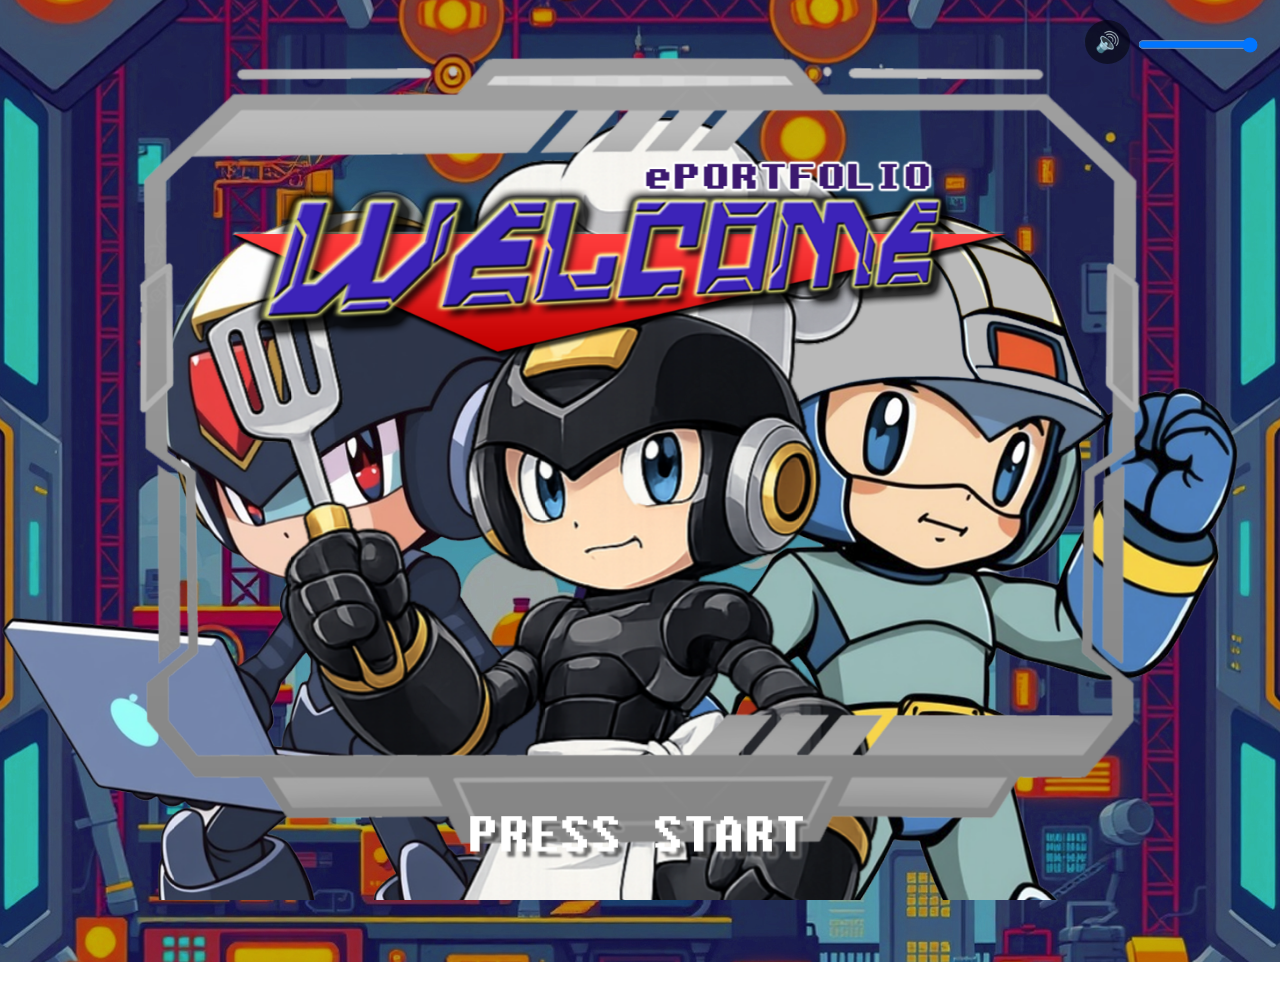
<file: index.html>
<!DOCTYPE html>
<html lang="en">
<head>
    <meta charset="UTF-8">
    <meta name="viewport" content="width=device-width, initial-scale=1">
    <title>Home: Jake Yatco</title>
    <style>
        body, html {
          margin: 0;
          padding: 0;
          height: 100%;
          overflow: hidden;
        }

        .background {
          position: fixed;
          top: 50%;
          left: 50%;
          transform: translate(-50%, -50%);
          min-width: 100%;
          min-height: 100%;
          z-index: -1;
        }

        .foreground {
          position: relative;
          width: 100%;
          height: 100%;
        }

        .layered-image {
          position: absolute;
          top: 50%;
          left: 50%;
          transform: translate(-50%, -50%);
          height: 90%;
          opacity: 0;
          animation: fadeInSlide 1.5s ease forwards;
        }

        .layered-imageC {
          position: absolute;
          top: 60%;
          left: 50%;
          transform: translate(-50%, -50%);
          height: 100%;
          opacity: 0;
          animation: fadeInSlide 1.5s ease forwards;
        }

        .layered-imageL {
          position: absolute;
          top: 50%;
          left: 60%;
          transform: translate(-50%, -50%);
          height: 100%;
          opacity: 0;
          animation: fadeInSlide 1.5s ease forwards;
        }

        .layered-imageR {
          position: absolute;
          top: 50%;
          left: 40%;
          transform: translate(-50%, -50%);
          height: 100%;
          opacity: 0;
          animation: fadeInSlide 1.5s ease forwards;
        }

        .start-button {
          position: absolute;
          bottom: 1%;
          left: 50%;
          transform: translate(-50%, -50%);
          height: 6%;
          opacity: 0;
          animation: fadeInSlide 2.0s ease forwards;
        }

        .layered-image:nth-child(1) { animation-delay: 0.15s; }
        .layered-image:nth-child(2) { animation-delay: 0.10s; }
        .layered-image:nth-child(3) { animation-delay: 0.25s; }
        .layered-image:nth-child(4) { animation-delay: 0.35s; }
        .start-button { animation-delay: 0.35s; }

        @keyframes fadeInSlide {
          0% {
            opacity: 0;
            transform: translate(-50%, -40%); /* small offset */
          }
          100% {
            opacity: 1;
            transform: translate(-50%, -50%);
          }
        }

        /* Hover effect for StartButton */
        .start-button:hover {
            transform: translate(-50%, -50%) scale(1.1) !important;
            opacity: 1 !important;
            cursor: pointer;
        }

        /* Music Button and Volume */
        .music-toggle-btn {
          position: absolute;
          top: 20px;
          right: 150px;
          background-color: rgba(0, 0, 0, 0.5);
          color: white;
          border: none;
          padding: 10px;
          border-radius: 50%;
          cursor: pointer;
          font-size: 20px;
          z-index: 200;
        }

        .music-toggle-btn:hover {
          background-color: rgba(0, 0, 0, 0.8);
        }

        .volume-slider {
          position: absolute;
          top: 20px;
          right: 20px;
          width: 120px;
          height: 5%;
          transform-origin: 50% 50%;
          z-index: 200;
        }

        .volume-slider::-webkit-slider-runnable-track,
        .volume-slider::-moz-range-track,
        .volume-slider::-ms-track {
          background: black;
          border-radius: 10px;
          height: 15px;
        }

        .volume-slider::-webkit-slider-thumb,
        .volume-slider::-moz-range-thumb,
        .volume-slider::-ms-thumb {
          appearance: none;
          background: black;
          border: 2px solid #000;
          border-radius: 50%;
          width: 20px;
          height: 20px;
          cursor: pointer;
        }

        /* Responsive adjustments */
        @media (max-width: 768px) {
            .layered-image {
              height: 70%;
            }

            .layered-imageL {
              height: 70%;
              top: 45%;
            }

            .layered-imageC {
              height: 70%;
              top: 50%;
            }

            .layered-imageR {
              height: 70%;
              top: 45%;
            }

            .start-button {
              bottom: 15%;
              height: 5%;
            }


        }

        /* Extra small devices (phones) */
        @media (max-width: 500px) {
            .layered-image {
              height: 50%;
            }

            .layered-imageL {
              height: 50%;
              top: 45%
            }

            .layered-imageC {
              height: 50%;
              top: 50%;
            }

            .layered-imageR {
              height: 50%;
              top: 45%;
            }

            .start-button {
              bottom: 24%;
              height: 4%;
            }


        }

    </style>
</head>
<body>

<!-- Background Music -->
<audio id="background-music" preload="auto" loop>
    <source src="./assets/BGMusic.mp3" type="audio/mp3">
    Your browser does not support the audio element.
</audio>

<!-- Music Toggle Button -->
<button class="music-toggle-btn" id="music-toggle-btn">
    <span id="music-icon">🔊</span>
</button>

<!-- Volume Control -->
<input type="range" class="volume-slider" id="volume-control" min="0" max="1" step="0.01" value="1">

<!-- Background Image -->
<img src="./assets/index/BG.jpg" alt="Background" class="background">

<!-- Foreground Container for Layering -->
<div class="foreground">
    <img src="./assets/index/CivilEng.png" alt="Layer 1" class="layered-imageL" style="z-index: 1;">
    <img src="./assets/index/CompSci.png" alt="Layer 2" class="layered-imageR" style="z-index: 2;">
    <img src="./assets/index/SousChef.png" alt="Layer 2" class="layered-imageC" style="z-index: 3;">
    <img src="./assets/index/Welcome.png" alt="Layer 3" class="layered-image" style="z-index: 4;">
    <img src="./assets/index/Border.png" alt="Layer 4" class="layered-image" style="z-index: 5;">
    <a href="PlayerSelect.html" target="_blank"><img src="./assets/index/StartButton.png" alt="Layer 5" class="start-button" style="z-index: 6;"></a>
</div>

<!-- JavaScript for Music Control -->
<script>
    window.addEventListener('load', () => {
        const musicPlayer = document.getElementById('background-music');
        const musicToggleBtn = document.getElementById('music-toggle-btn');
        const volumeControl = document.getElementById('volume-control');
        const musicIcon = document.getElementById('music-icon');

        // Play the music as soon as the page is loaded
        musicPlayer.play().then(() => {
            // Music is successfully playing
        }).catch((error) => {
            // If auto-play fails, log the error
            console.log("Autoplay failed:", error);
        });

        // Music Toggle Button click functionality
        musicToggleBtn.addEventListener('click', () => {
            if (musicPlayer.paused) {
                musicPlayer.play();
                musicIcon.textContent = "🔊";
            } else {
                musicPlayer.pause();
                musicIcon.textContent = "🔇";
            }
        });

        // Volume Control functionality
        volumeControl.addEventListener('input', (e) => {
            musicPlayer.volume = e.target.value;
        });
    });
</script>


</body>
</html>
</file>
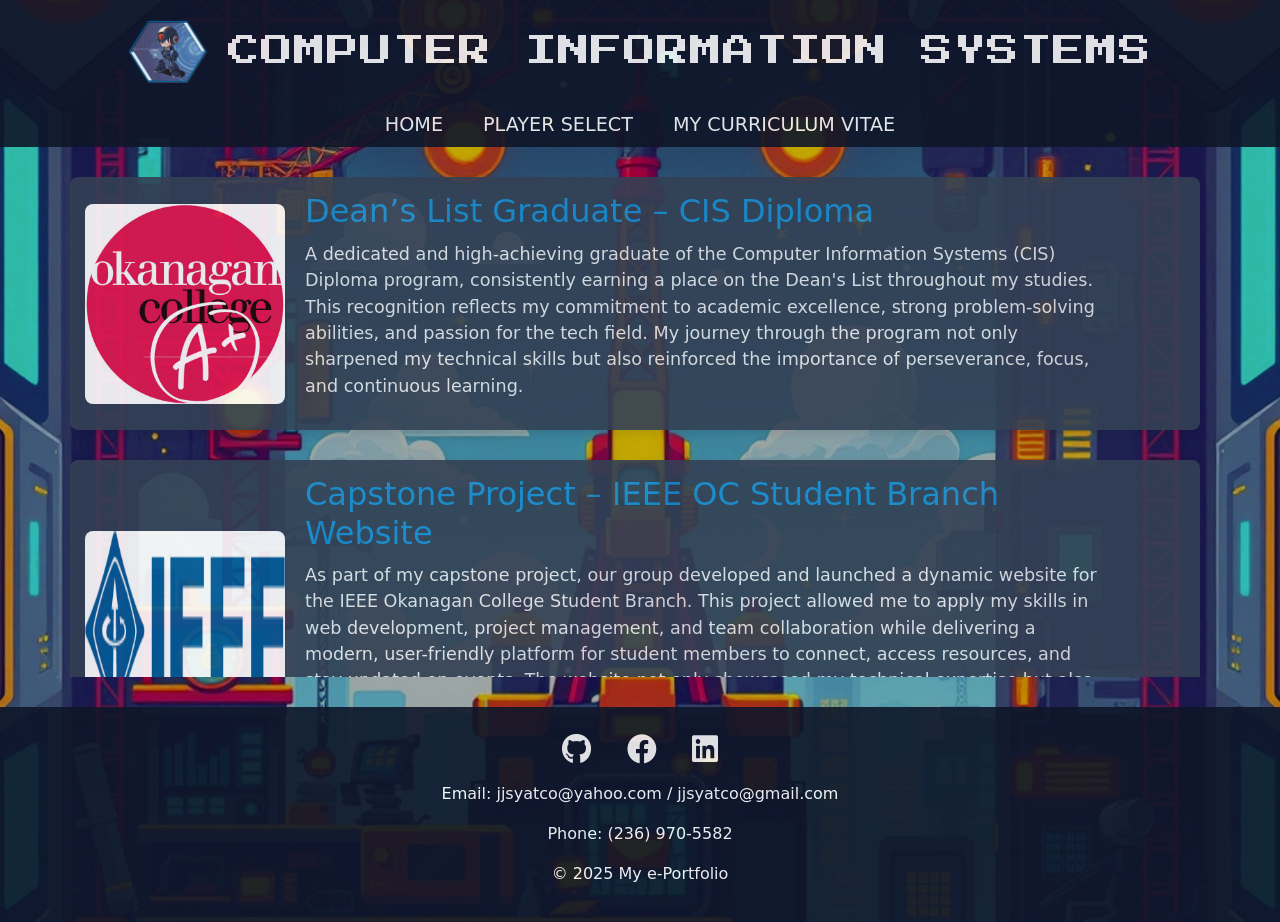
<file: CompSci.html>
<!DOCTYPE html>
<html lang="en">
<head>
  <meta charset="UTF-8">
  <meta name="viewport" content="width=device-width, initial-scale=1.0">
  <title>CIS: Jake Yatco</title>

  <link href="https://fonts.googleapis.com/css2?family=Press+Start+2P&display=swap" rel="stylesheet">

  <style>
    /* Basic Reset */
    * {
        margin: 0;
        padding: 0;
        box-sizing: border-box;
    }

    body {
        font-family: Arial, sans-serif;
        background-color: #1e3a8a; /* MegaMan Blue */
        color: #fff;
        line-height: 1.6;
    }

    .background {
      position: fixed;
      top: 50%;
      left: 50%;
      transform: translate(-50%, -50%);
      min-width: 100%;
      min-height: 100%;
      z-index: -1;
    }

    /* Header */
    header {
        background-color: #0f172a; /* Dark Blue */
        padding: 20px 0;
        display: flex;
        justify-content: center;
        align-items: center;
        flex-direction: row;
        gap: 20px;
        opacity: 0.9;
    }

    header h1 {
        font-size: 2rem;
        font-family: 'Press Start 2P', cursive;
        text-transform: uppercase;
        letter-spacing: 1px;
        color: #f4f4f4;
        margin: 0;
    }

    /* Header Image */
    header img {
        width: 80px; /* Adjust the size of the image */
        height: auto;
    }

    /* Navbar */

    .navbar-toggler-icon {
        background-color: #f4f4f4;        /* Background of the toggle button */
        border: 1px solid #ccc;         /* Optional: adds a subtle border */
        border-radius: 4px;             /* Optional: slight rounding */
        padding: 8px;                   /* Optional: consistent spacing */
    }

    nav {
        background-color: #0f172a; /* Dark Blue */
        width: 100%;
        text-align: center;
        opacity: 0.9;
    }

    nav ul {
        list-style: none;
        padding: 0;
        display: flex;
        justify-content: center;
    }

    nav ul li {
        margin: 0 20px;
    }

    nav ul li a {
        color: #f4f4f4;
        text-decoration: none;
        font-size: 1.2rem;
        text-transform: uppercase;
    }

    nav ul li a:hover {
        text-decoration: underline;
    }

    /* Body Section */
    .content {
        padding: 30px;
        max-width: 1200px;
        margin: 0 auto;
    }

    .achievement {
        display: flex;
        margin-bottom: 30px;
        padding: 15px;
        background-color: #334155; /* Slightly lighter blue for contrast */
        border-radius: 8px;
        box-shadow: 0 4px 10px rgba(0, 0, 0, 0.1);
        opacity: 0.9;
        align-items: center;
    }

    .achievement img {
        width: 200px;
        height: 200px;
        margin-right: 20px;
        border-radius: 8px;
    }

    .achievement div {
        max-width: 800px;
    }

    .achievement h3 {
        font-size: 2rem;
        margin-bottom: 10px;
        color: #198ccf;
    }

    .achievement p {
        font-size: 1.1rem;
        color: #e1e4e8;
    }

    /* Footer */
    footer {
        background-color: #0f172a;
        color: #fff;
        padding: 20px;
        text-align: center;
        opacity: 0.9;
    }

    footer a {
        color: #f4f4f4;
        text-decoration: none;
        margin: 0 10px;
    }

    footer a:hover {
        text-decoration: underline;
    }

    footer .contact-info {
        margin-top: 10px;
    }

    footer .social-icons a {
        color: #f4f4f4;
        font-size: 30px;
        margin: 0 15px;
        text-decoration: none;
        transition: color 0.3s ease;
    }

    footer .social-icons a:hover {
        color: #00629b;
    }

    /* Scroll Styling */
    .achievement-container {
        overflow-y: scroll;
        max-height: 500px;
        padding-right: 10px;
    }

    /* Responsive adjustments */
    @media (max-width: 768px) {
      .achievement-container {
        max-height: none;
        overflow-y: visible;
      }

      .achievement {
        flex-direction: column;
        align-items: center;
        text-align: center;
      }

      .achievement img {
        margin: 0 0 15px 0;
        width: 80%;
        height: auto;
      }

      .achievement div {
        max-width: 100%;
      }

      .achievement h3 {
        font-size: 1.5rem;
      }

      .achievement p {
        font-size: 1rem;
      }
    }

    /* Extra small devices (phones) */
    @media (max-width: 480px) {
      header h1 {
        font-size: 1rem;
        text-align: center;
      }

      nav ul {
        flex-direction: column;
        gap: 10px;
      }

      nav ul li {
        margin: 10px 0;
      }

      .achievement h3 {
        font-size: 1.3rem;
      }

      .achievement p {
        font-size: 0.95rem;
      }

      .technical-stack-grid h4 {
        font-size: 1rem;
      }

      .technical-stack-grid p {
        font-size: 0.9rem;
      }
    }

  </style>

  <!-- External FontAwesome for icons -->
  <link href="https://cdnjs.cloudflare.com/ajax/libs/font-awesome/6.0.0-beta3/css/all.min.css" rel="stylesheet">

  <!-- Bootstrap -->
  <link href="https://cdn.jsdelivr.net/npm/bootstrap@5.3.3/dist/css/bootstrap.min.css" rel="stylesheet"
        integrity="sha384-QWTKZyjpPEjISv5WaRU9OFeRpok6YctnYmDr5pNlyT2bRjXh0JMhjY6hW+ALEwIH" crossorigin="anonymous">

</head>
<body>

<!-- Background Image -->
<img src="./assets/index/BG.jpg" alt="Background" class="background">

<!-- Header Section -->
<header>
  <!-- Image beside title -->
  <img src="./assets/playerSelect/CompSci.png" alt="Logo"> <!-- Replace with your image path -->
  <h1>COMPUTER INFORMATION SYSTEMS</h1>
</header>

<!-- Navbar -->
<nav class="navbar navbar-expand-md">
  <div class="container-fluid">

    <!-- Collapse Button -->
    <button class="navbar-toggler" type="button" data-bs-toggle="collapse" data-bs-target="#navbarSupportedContent"
            aria-controls="navbarSupportedContent" aria-expanded="false" aria-label="Toggle navigation">
      <span class="navbar-toggler-icon"></span>
    </button>

    <!-- Navbar Items -->
    <div class="collapse navbar-collapse text-end" id="navbarSupportedContent">
      <ul class="navbar-nav mx-auto">

        <li><a href="index.html">Home</a></li>
        <li><a href="PlayerSelect.html">Player Select</a></li>
        <li><a href="./assets/Yatco_Resume_CompSci_May2026.pdf" target="_blank">My Curriculum Vitae</a></li>

      </ul>
    </div>
  </div>
</nav>

<!-- Main Content Section -->
<div class="content" id="home">
  <div class="achievement-container">
    <!-- Achievement 1 -->
    <div class="achievement">
      <img src="./assets/CompSci/OC.jpg" alt="Achievement 1">
      <div>
        <h3>Dean’s List Graduate – CIS Diploma</h3>
        <p>A dedicated and high-achieving graduate of the Computer Information Systems (CIS) Diploma program, consistently earning a place on the Dean's List throughout my studies. This recognition reflects my commitment to academic excellence, strong problem-solving abilities, and passion for the tech field. My journey through the program not only sharpened my technical skills but also reinforced the importance of perseverance, focus, and continuous learning.</p>
      </div>
    </div>

    <!-- Achievement 2 -->
    <div class="achievement">
      <img src="./assets/CompSci/IEEE.jpg" alt="Achievement 2">
      <div>
        <h3>Capstone Project – IEEE OC Student Branch Website</h3>
        <p>As part of my capstone project, our group developed and launched a dynamic website for the IEEE Okanagan College Student Branch. This project allowed me to apply my skills in web development, project management, and team collaboration while delivering a modern, user-friendly platform for student members to connect, access resources, and stay updated on events. The website not only showcased my technical expertise but also demonstrated my ability to address the unique needs of a student organization in a real-world setting.</p>
        <a href="https://studentbranches.ieee.org/ca-oc/" style="color: #f4f4f4f4;" target="_blank">https://studentbranches.ieee.org/ca-oc/</a>
      </div>
    </div>

    <!-- Achievement 3 -->
    <div class="achievement">
      <a href="./assets/iOSGame.pdf" target="_blank"><img src="./assets/CompSci/iOS.png" alt="Achievement 3"></a>
      <div>
        <h3>Final Project – iOS App Development</h3>
        <p>For my final project in iOS App Development, I designed and developed a fully functional iOS app using Xcode. This project provided an opportunity to apply my knowledge of Swift programming, UI/UX design, and app architecture to create a seamless, intuitive, and engaging user experience. The app features several key functionalities taught in class, such as data persistence (for saving and retrieving user data) and network connectivity (for syncing data with remote servers), showcasing my ability to take an app from concept to deployment. This experience not only sharpened my technical skills but also deepened my understanding of mobile development within Apple's ecosystem.</p>
        <a href="./assets/iOSGame.pdf" style="color: #f4f4f4f4;" target="_blank">FlyingMeowMeow.pdf</a>
      </div>
    </div>

    <!-- Achievement 4 -->
    <div class="achievement">
      <a href="./Course%20Project/homepage.html" target="_blank"><img src="./assets/CompSci/ePortfolio.jpg" alt="Achievement 4"></a>
      <div>
        <h3>Final Project – Client-Side Web System (ePortfolio)</h3>
        <p>For my final project in Client-Side Web System, I designed and developed a fully responsive Cyberpunk Themed ePortfolio to showcase my academic achievements, technical skills, and projects. Using HTML, CSS, and JavaScript, I created an interactive and visually appealing platform where I highlight key milestones in my education and career. The ePortfolio also features a clean, user-friendly design that adapts to various screen sizes, ensuring an optimal viewing experience across devices. This project allowed me to apply principles of web design, usability, and responsive development, demonstrating my ability to create a polished web application from start to finish.</p>
        <a href="./Course%20Project/homepage.html" style="color: #f4f4f4f4;" target="_blank">Cyberpunk Themed ePortfolio</a>
      </div>
    </div>

    <!-- Achievement 5 -->
    <div class="achievement">
      <a href="./assets/budgetTracker.mp4" target="_blank"><img src="./assets/CompSci/BudgetTracker.jpg" alt="Achievement 5"></a>
      <div>
        <h3>Final Project – Web Development with LAMP (Budget Tracker)</h3>
        <p>For my final project in Web Development with LAMP (Linux, Apache, MySQL, PHP), I developed a fully functional Budget Tracker application. The app allows users to track their income, expenses, and set budget goals in an intuitive and secure platform. Using PHP for the server-side logic, MySQL for database management, and HTML/CSS for front-end design, I created a user-friendly interface that allows for easy navigation and real-time updates. This project helped me refine my skills in full-stack development and database management, while also enhancing my understanding of the LAMP stack in building dynamic web applications.</p>
        <a href="./assets/budgetTracker.mp4" style="color: #f4f4f4f4;" target="_blank">BudgetTracker.mp4</a>
      </div>
    </div>

    <!-- Achievement 6 -->
    <div class="achievement">
      <a href="./assets/PopPiGame.mp4" target="_blank"><img src="./assets/CompSci/PopPiGame.jpg" alt="Achievement 6"></a>
      <div>
        <h3>Java Mini Game – Pop-PI Game</h3>
        <p>As part of my programming practice in Java, I developed a mini game called Pop-PI Game. This interactive game challenges players to test their memory of the digits of Pi by collecting them in the correct sequence during gameplay. Designed with basic game mechanics and a focus on user interaction, Pop-PI combines education with entertainment, reinforcing numerical recall in a fun way. The project helped me strengthen my Java programming skills, particularly in areas like event handling, GUI development, and game logic.</p>
        <a href="./assets/PopPiGame.mp4" style="color: #f4f4f4f4;" target="_blank">PopPiGame.mp4</a>
      </div>
    </div>

    <!-- Technical Stack Section -->
    <div style="margin-top: 50px;">
      <h3 style="font-size: 2.5rem; color: #198ccf; text-align: center; margin-bottom: 0px; padding: 20px; background-color: #334155; opacity: 0.9; border-radius: 10px;">Technical Stack</h3>
      <div style="display: grid; grid-template-columns: repeat(auto-fit, minmax(220px, 1fr)); gap: 20px; padding: 20px; background-color: #334155; opacity: 0.9;  border-radius: 10px;">

        <!-- Java -->
        <div style="text-align: center;">
          <img src="./assets/TechStack/java.png" alt="Java" style="width: 100px; height: auto; margin-bottom: 10px;">
          <h4>Java</h4>
          <p>Strong OOP foundation; used in building desktop applications and games.</p>
        </div>

        <!-- C -->
        <div style="text-align: center;">
          <img src="./assets/TechStack/c.png" alt="C" style="width: 100px; height: auto; margin-bottom: 10px;">
          <h4>C</h4>
          <p>Learned low-level memory management and procedural programming techniques.</p>
        </div>

        <!-- JavaScript -->
        <div style="text-align: center;">
          <img src="./assets/TechStack/javascript.png" alt="JavaScript" style="width: 100px; height: auto; margin-bottom: 10px;">
          <h4>JavaScript</h4>
          <p>Used for client-side interactivity and DOM manipulation in web apps.</p>
        </div>

        <!-- HTML -->
        <div style="text-align: center;">
          <img src="./assets/TechStack/html.png" alt="HTML" style="width: 100px; height: auto; margin-bottom: 10px;">
          <h4>HTML</h4>
          <p>Foundation of web structure; used extensively across projects and ePortfolio.</p>
        </div>

        <!-- CSS -->
        <div style="text-align: center;">
          <img src="./assets/TechStack/css.png" alt="CSS" style="width: 100px; height: auto; margin-bottom: 10px;">
          <h4>CSS</h4>
          <p>Created responsive and visually engaging layouts with Flexbox and Grid.</p>
        </div>

        <!-- Swift -->
        <div style="text-align: center;">
          <img src="./assets/TechStack/swift.svg" alt="Swift" style="width: 100px; height: auto; margin-bottom: 10px;">
          <h4>Swift</h4>
          <p>Used in iOS development to build interactive mobile applications in Xcode.</p>
        </div>

        <!-- Visual Programming -->
        <div style="text-align: center;">
          <img src="./assets/TechStack/visual.png" alt="Visual Programming" style="width: 100px; height: auto; margin-bottom: 10px;">
          <h4>Visual Programming</h4>
          <p>Learned flow-based programming with tools like Scratch and LabVIEW.</p>
        </div>

        <!-- SQL -->
        <div style="text-align: center;">
          <img src="./assets/TechStack/sql.png" alt="SQL" style="width: 100px; height: auto; margin-bottom: 10px;">
          <h4>SQL</h4>
          <p>Utilized for database creation, queries, and data manipulation in web projects.</p>
        </div>

        <!-- JUnit -->
        <div style="text-align: center;">
          <img src="./assets/TechStack/junit.png" alt="JUnit" style="width: 100px; height: auto; margin-bottom: 10px;">
          <h4>JUnit</h4>
          <p>Used for writing and automating unit tests in Java-based applications.</p>
        </div>

        <!-- WordPress -->
        <div style="text-align: center;">
          <img src="./assets/TechStack/wordpress.png" alt="WordPress" style="width: 100px; height: auto; margin-bottom: 10px;">
          <h4>WordPress</h4>
          <p>Built and customized websites using themes, plugins, and basic PHP.</p>
        </div>

        <!-- Scheme -->
        <div style="text-align: center;">
          <img src="./assets/TechStack/scheme.png" alt="Scheme" style="width: 100px; height: auto; margin-bottom: 10px;">
          <h4>Scheme</h4>
          <p>Explored functional programming concepts through recursion and lists.</p>
        </div>

        <!-- Jira -->
        <div style="text-align: center;">
          <img src="./assets/TechStack/jira.png" alt="Jira" style="width: 100px; height: auto; margin-bottom: 10px;">
          <h4>Jira</h4>
          <p>Used for agile project management, sprint planning, and team collaboration.</p>
        </div>

      </div>
    </div>

    <!-- Add more achievements as needed -->
  </div>


</div>



<!-- Footer Section -->
<footer id="contact">
  <div class="social-icons">
    <a href="https://www.github.com/jjsyatco" target="_blank"><i class="fab fa-github"></i></a>
    <a href="https://www.facebook.com/jjsyatco39/" target="_blank"><i class="fab fa-facebook"></i></a>
    <a href="https://www.linkedin.com/in/jjsyatco/" target="_blank"><i class="fab fa-linkedin"></i></a>
  </div>
  <div class="contact-info">
    <p>Email: jjsyatco@yahoo.com / jjsyatco@gmail.com</p>
    <p>Phone: (236) 970-5582</p>
    <p style="margin-top: 8px;">&copy; 2025 My e-Portfolio</p>
  </div>
</footer>

<script src="https://cdn.jsdelivr.net/npm/bootstrap@5.3.3/dist/js/bootstrap.bundle.min.js"
        integrity="sha384-YvpcrYf0tY3lHB60NNkmXc5s9fDVZLESaAA55NDzOxhy9GkcIdslK1eN7N6jIeHz"
        crossorigin="anonymous"></script>

</body>
</html>
</file>
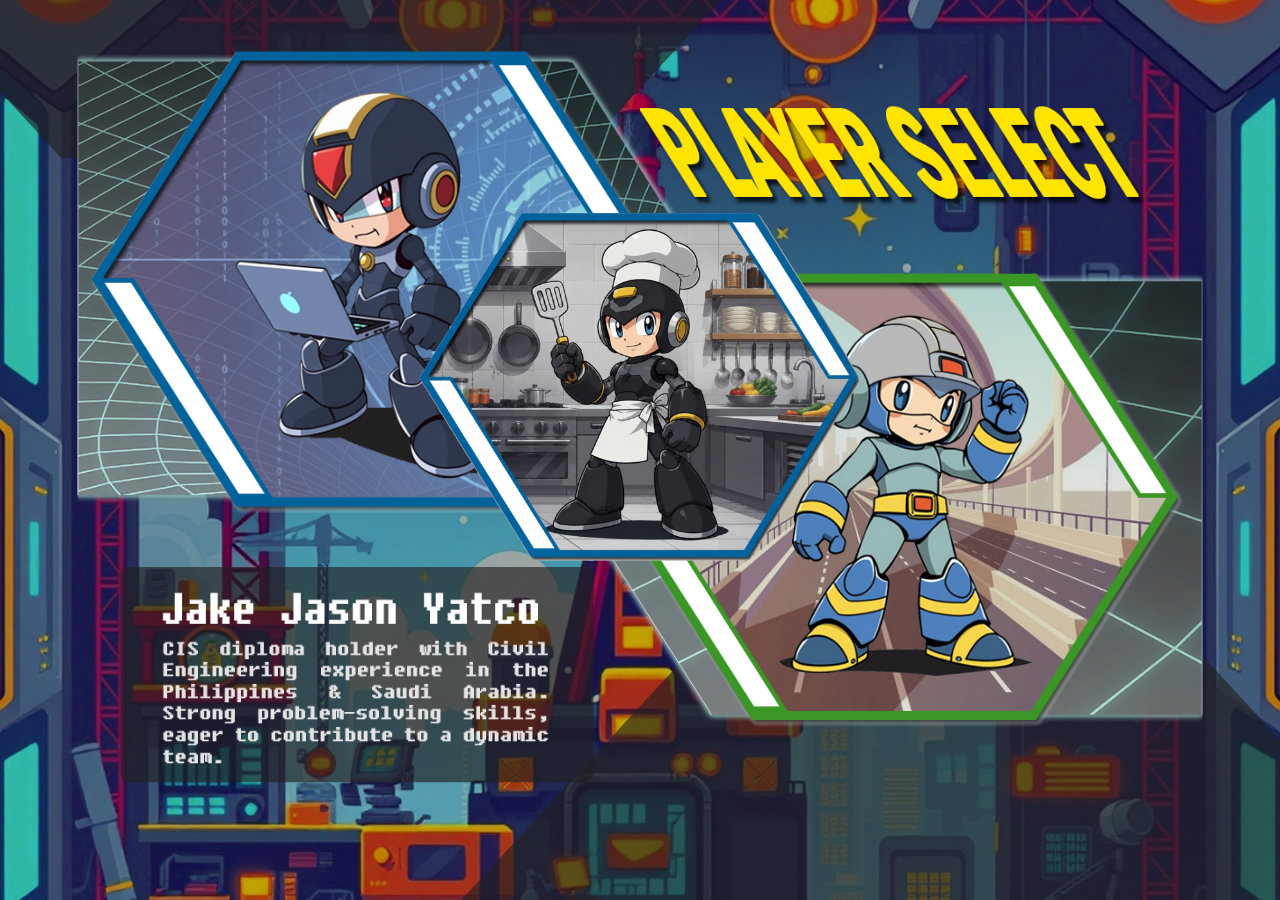
<file: PlayerSelect.html>
<!DOCTYPE html>
<html lang="en">
<head>
  <meta charset="UTF-8">
  <meta name="viewport" content="width=device-width, initial-scale=1">
  <title>About Me: Jake Yatco</title>
  <style>
    body, html {
      margin: 0;
      padding: 0;
      height: 100%;
      overflow: hidden;
    }

    .background {
      position: fixed;
      top: 50%;
      left: 50%;
      transform: translate(-50%, -50%);
      min-width: 100%;
      min-height: 100%;
      z-index: -1;
    }

    .foreground {
      position: relative;
      width: 100%;
      height: 100%;
    }

    .layered-image {
      position: absolute;
      top: 50%;
      left: 50%;
      transform: translate(-50%, -50%);
      height: 100%;
      transition: all 0.3s ease; /* Add transition for smooth effect */
    }

    .CivilEng {
      position: relative;
      height: 52%;
      top: 55%;
      left: 70%;
    }

    .CompSci {
      height: 52%;
      top: 31%;
      left: 30%;
    }

    .SousChef {
      height: 40%;
      top: 43%;
      left: 50%;
    }

    /* Hover effect for CivilEng and CompSci */
    .CivilEng:hover, .CompSci:hover, .SousChef:hover {
      transform: translate(-50%, -50%) scale(1.1); /* Slightly scale the image */
      filter: brightness(1.2); /* Increase brightness on hover */
    }

    /* Hide Layer 6 and 7 by default */
    .CE , .CIS, .CF{
      visibility: hidden; /* Hide by default */
      opacity: 0; /* Ensure it is fully transparent */
      transition: opacity 0.3s ease, visibility 0s 0.1s; /* Smooth transition */
    }

    .CivilEng:hover + .CE,
    .CompSci:hover + .CIS,
    .SousChef:hover + .CF{
      visibility: visible;
      opacity: 1;
    }

    @media (max-width: 1262px) and (min-width: 870px) {
      .layered-image {
        height: 80%;
      }

      .CivilEng, .CompSci {
        height: 40%;
      }

      .CivilEng {
        top: 54%;
        left: 65%;
      }

      .CompSci {
        top: 35%;
        left: 35%;
      }

      .SousChef {
        height: 30%;
        top: 45%;
        left: 50%;
      }

      
    }


    /* === Small Phones (max-width: 870px) === */
    @media (max-width: 870px) {
      .layered-image {
        height: 80%;
      }

      .CivilEng, .CompSci , .SousChef{
        height: 20%;
      }

      .CivilEng {
        top: 50%;
        left: 70%;
      }

      .CompSci {
        top: 40%;
        left: 30%;
      }

      .SousChef {
        top: 45%;
        left: 50.5%;
      }

      .PS {
        height: 40%;
        top: 38%;
      }


      .About {
        height: 60%;
        top: 40%;
        left: 10%;
        transform: none;
      }

      .CivilEng:hover + .CE,
      .CompSci:hover + .CIS,
      .SousChef:hover + .CF{
        visibility: hidden;
        opacity: 0;
      }


    }

  </style>
</head>
<body>

<!-- Background Image -->
<img src="./assets/playerSelect/BG.jpg" alt="Background" class="background">

<!-- Foreground Container for Layering -->
<div class="foreground">
  <img src="./assets/playerSelect/AboutMe.png" alt="Layer 1" class="layered-image About" style="z-index: 1;">
  <img src="./assets/playerSelect/Frame.png" alt="Layer 2" class="layered-image" style="z-index: 2;">
  <img src="./assets/playerSelect/PlayerSelect.png" alt="Layer 3" class="layered-image PS" style="z-index: 3;">

  <a href="SousChef.html">
    <img src="./assets/playerSelect/SousChef.png" class="layered-image SousChef" style="z-index: 80;">
    <img src="./assets/playerSelect/CF.png" class="layered-image CF" style="z-index: 5;">
  </a>

  <a href="CivilEngineer.html">
    <img src="./assets/playerSelect/CivilEng.png" class="layered-image CivilEng" style="z-index: 60;">
    <img src="./assets/playerSelect/CE.png" class="layered-image CE" style="z-index: 4;">
  </a>

  <a href="CompSci.html">
    <img src="./assets/playerSelect/CompSci.png" class="layered-image CompSci" style="z-index: 70;">
    <img src="./assets/playerSelect/CIS.png" class="layered-image CIS" style="z-index: 5;">
  </a>


</div>

</body>
</html>
</file>
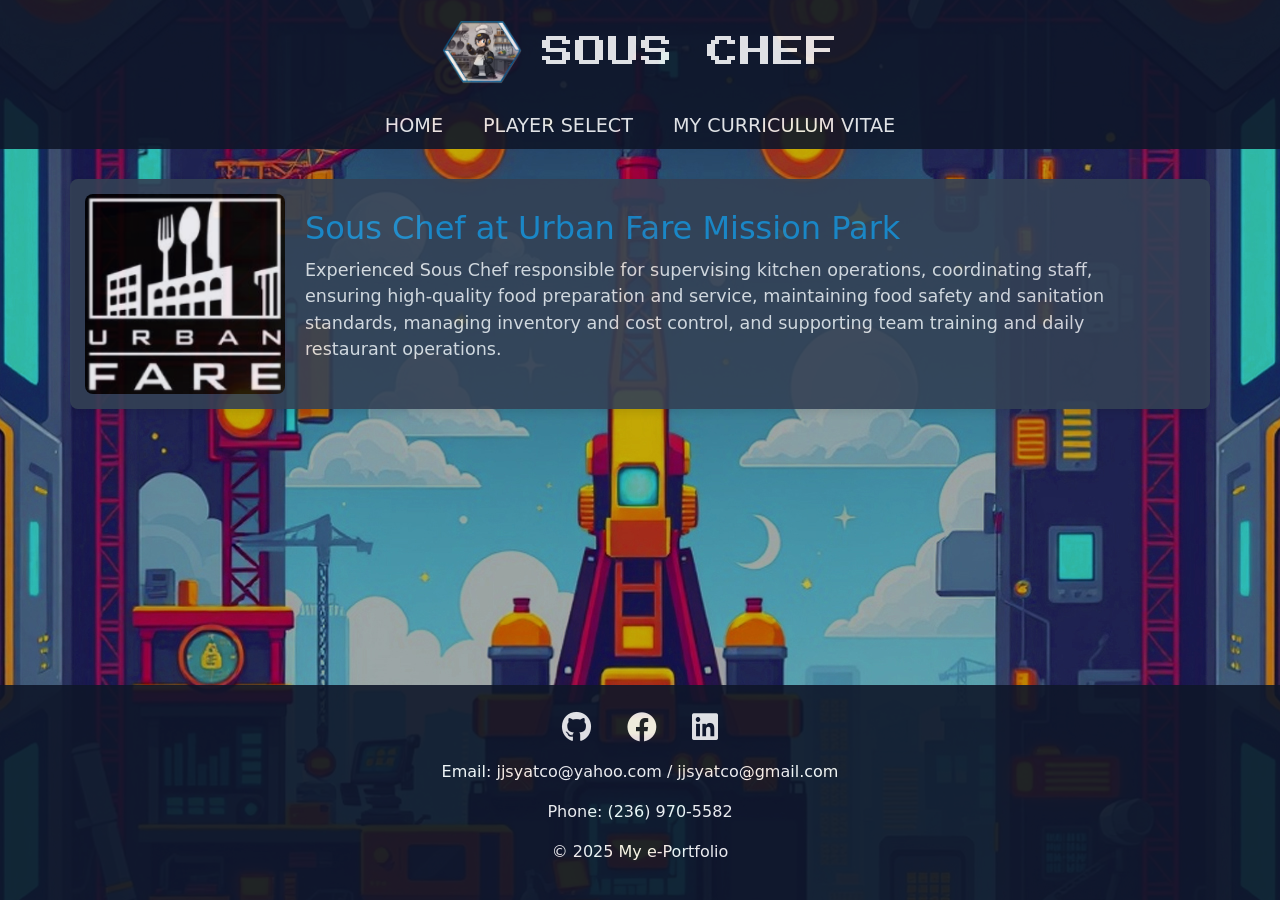
<file: SousChef.html>
<!DOCTYPE html>
<html lang="en">
<head>
    <meta charset="UTF-8">
    <meta name="viewport" content="width=device-width, initial-scale=1.0">
    <title>Chef: Jake Yatco</title>

    <link href="https://fonts.googleapis.com/css2?family=Press+Start+2P&display=swap" rel="stylesheet">

    <style>
        /* Basic Reset */
        * {
            margin: 0;
            padding: 0;
            box-sizing: border-box;
        }

        body {
            font-family: Arial, sans-serif;
            background-color: #1e3a8a; /* MegaMan Blue */
            color: #fff;
            line-height: 1.6;
        }

        .background {
          position: fixed;
          top: 50%;
          left: 50%;
          transform: translate(-50%, -50%);
          min-width: 100%;
          min-height: 100%;
          z-index: -1;
        }

        /* Header */
        header {
            background-color: #0f172a; /* Dark Blue */
            padding: 20px 0;
            display: flex;
            justify-content: center;
            align-items: center;
            flex-direction: row;
            gap: 20px;
            opacity: 0.9;
        }

        header h1 {
            font-size: 2rem;
            font-family: 'Press Start 2P', cursive;
            text-transform: uppercase;
            letter-spacing: 1px;
            color: #f4f4f4;
            margin: 0;
        }

        /* Header Image */
        header img {
            width: 80px; /* Adjust the size of the image */
            height: auto;
        }

        /* Navbar */

        .navbar-toggler-icon {
            background-color: #f4f4f4;        /* Background of the toggle button */
            border: 1px solid #ccc;         /* Optional: adds a subtle border */
            border-radius: 4px;             /* Optional: slight rounding */
            padding: 8px;                   /* Optional: consistent spacing */
        }

        nav {
            background-color: #0f172a; /* Dark Blue */
            width: 100%;
            text-align: center;
            opacity: 0.9;
        }

        nav ul {
            list-style: none;
            padding: 0;
            display: flex;
            justify-content: center;
        }

        nav ul li {
            margin: 0 20px;
        }

        nav ul li a {
            color: #f4f4f4;
            text-decoration: none;
            font-size: 1.2rem;
            text-transform: uppercase;
        }

        nav ul li a:hover {
            text-decoration: underline;
        }

        /* Body Section */
        .content {
            padding: 30px;
            max-width: 1200px;
            margin: 0 auto;
        }

        .achievement {
            display: flex;
            margin-bottom: 250px;
            padding: 15px;
            background-color: #334155; /* Slightly lighter blue for contrast */
            border-radius: 8px;
            box-shadow: 0 4px 10px rgba(0, 0, 0, 0.1);
            opacity: 0.9;
            align-items: center;
        }

        .achievement img {
            width: 200px;
            height: 200px;
            margin-right: 20px;
            border-radius: 8px;
        }

        .achievement div {
            max-width: 800px;
        }

        .achievement h3 {
            font-size: 2rem;
            margin-bottom: 10px;
            color: #198ccf;
        }

        .achievement p {
            font-size: 1.1rem;
            color: #e1e4e8;
        }


        /* Footer */
        footer {
            position: fixed;
            background-color: #0f172a;
            color: #fff;
            padding: 20px;
            text-align: center;
            opacity: 0.9;
            bottom: 0;
            left: 0;
            width: 100%;
        }

        footer a {
            color: #f4f4f4;
            text-decoration: none;
            margin: 0 10px;
        }

        footer a:hover {
            text-decoration: underline;
        }

        footer .contact-info {
            margin-top: 10px;
        }

        footer .social-icons a {
            color: #f4f4f4;
            font-size: 30px;
            margin: 0 15px;
            text-decoration: none;
            transition: color 0.3s ease;
        }

        footer .social-icons a:hover {
            color: #00629b;
        }

        /* Scroll Styling */
        .achievement-container {
            overflow-y: scroll;
            max-height: 500px;
            padding-right: 10px;
        }

        /* Responsive adjustments */
        @media (max-width: 768px) {
          .achievement-container {
            max-height: none;
            overflow-y: visible;
          }

          .achievement {
            flex-direction: column;
            align-items: center;
            text-align: center;
          }

          .achievement img {
            margin: 0 0 15px 0;
            width: 80%;
            height: auto;
          }

          .achievement div {
            max-width: 100%;
          }

          .achievement h3 {
            font-size: 1.5rem;
          }

          .achievement p {
            font-size: 1rem;
          }
        }

        /* Extra small devices (phones) */
        @media (max-width: 480px) {
          header h1 {
            font-size: 1rem;
            text-align: center;
          }

          nav ul {
            flex-direction: column;
            gap: 10px;
          }

          nav ul li {
            margin: 10px 0;
          }

          .achievement h3 {
            font-size: 1.3rem;
          }

          .achievement p {
            font-size: 0.95rem;
          }

          .technical-stack-grid h4 {
            font-size: 1rem;
          }

          .technical-stack-grid p {
            font-size: 0.9rem;
          }
        }

    </style>

    <!-- External FontAwesome for icons -->
    <link href="https://cdnjs.cloudflare.com/ajax/libs/font-awesome/6.0.0-beta3/css/all.min.css" rel="stylesheet">

    <!-- Bootstrap -->
    <link href="https://cdn.jsdelivr.net/npm/bootstrap@5.3.3/dist/css/bootstrap.min.css" rel="stylesheet"
          integrity="sha384-QWTKZyjpPEjISv5WaRU9OFeRpok6YctnYmDr5pNlyT2bRjXh0JMhjY6hW+ALEwIH" crossorigin="anonymous">

</head>
<body>

<!-- Background Image -->
<img src="./assets/index/BG.jpg" alt="Background" class="background">

<!-- Header Section -->
<header>
    <!-- Image beside title -->
    <img src="./assets/playerSelect/SousChef.png" alt="Logo"> <!-- Replace with your image path -->
    <h1>SOUS CHEF</h1>
</header>

<!-- Navbar -->
<nav class="navbar navbar-expand-md">
    <div class="container-fluid">

        <!-- Collapse Button -->
        <button class="navbar-toggler" type="button" data-bs-toggle="collapse" data-bs-target="#navbarSupportedContent"
                aria-controls="navbarSupportedContent" aria-expanded="false" aria-label="Toggle navigation">
            <span class="navbar-toggler-icon"></span>
        </button>

        <!-- Navbar Items -->
        <div class="collapse navbar-collapse text-end" id="navbarSupportedContent">
            <ul class="navbar-nav mx-auto">

                <li><a href="index.html">Home</a></li>
                <li><a href="PlayerSelect.html">Player Select</a></li>
                <li><a href="./assets/Yatco_Resume_SousChef_May2026.pdf" target="_blank">My Curriculum Vitae</a></li>

            </ul>
        </div>
    </div>
</nav>

<!-- Main Content Section -->
<div class="content" id="home">
    <div>
        <!-- Achievement 1 -->
        <div class="achievement">
            <img src="./assets/CompSci/UF.png" alt="Achievement 1">
            <div>
                <h3>Sous Chef at Urban Fare Mission Park</h3>
                <p>Experienced Sous Chef responsible for supervising kitchen operations, coordinating staff, ensuring high-quality food preparation and service, maintaining food safety and sanitation standards, managing inventory and cost control, and supporting team training and daily restaurant operations.</p>
            </div>
        </div>


        <!-- Add more achievements as needed -->
    </div>


</div>



<!-- Footer Section -->
<footer id="contact">
    <div class="social-icons">
        <a href="https://www.github.com/jjsyatco" target="_blank"><i class="fab fa-github"></i></a>
        <a href="https://www.facebook.com/jjsyatco39/" target="_blank"><i class="fab fa-facebook"></i></a>
        <a href="https://www.linkedin.com/in/jjsyatco/" target="_blank"><i class="fab fa-linkedin"></i></a>
    </div>
    <div class="contact-info">
        <p>Email: jjsyatco@yahoo.com / jjsyatco@gmail.com</p>
        <p>Phone: (236) 970-5582</p>
        <p style="margin-top: 8px;">&copy; 2025 My e-Portfolio</p>
    </div>
</footer>

<script src="https://cdn.jsdelivr.net/npm/bootstrap@5.3.3/dist/js/bootstrap.bundle.min.js"
        integrity="sha384-YvpcrYf0tY3lHB60NNkmXc5s9fDVZLESaAA55NDzOxhy9GkcIdslK1eN7N6jIeHz"
        crossorigin="anonymous"></script>

</body>
</html>
</file>
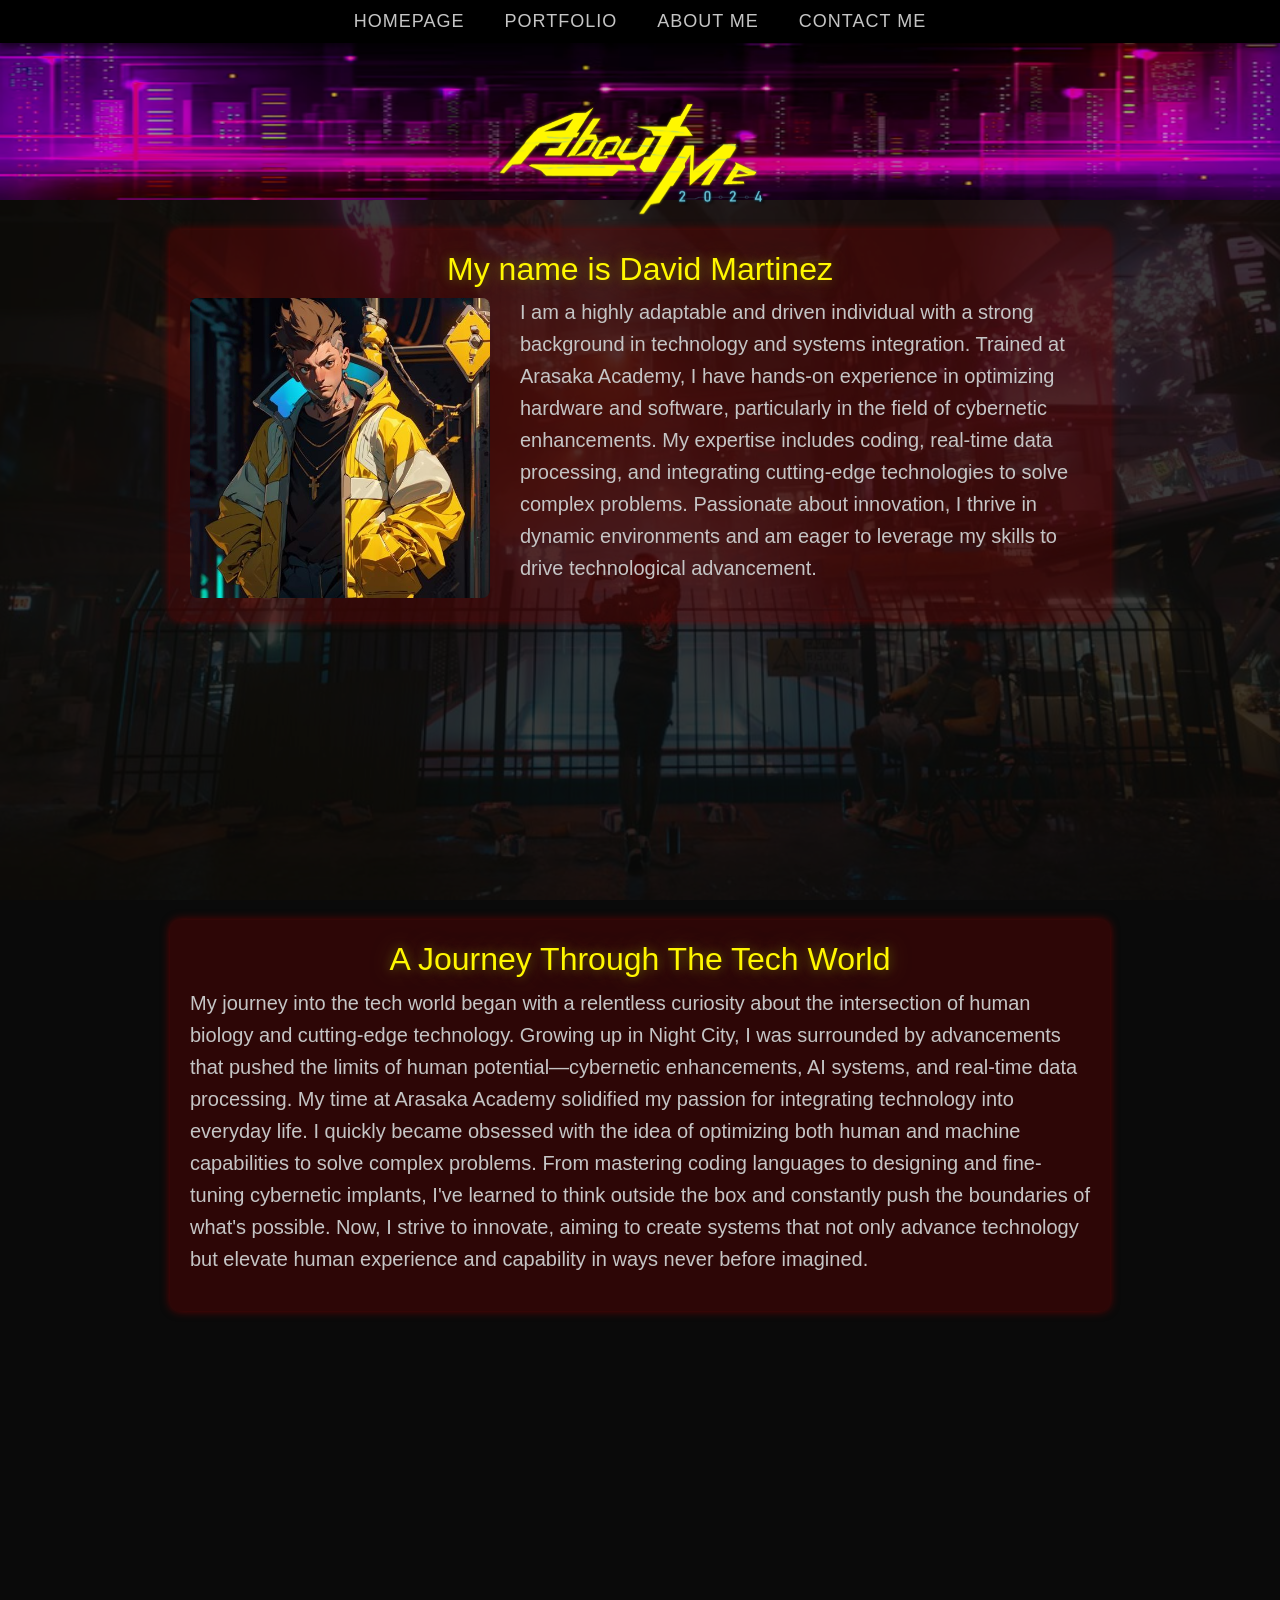
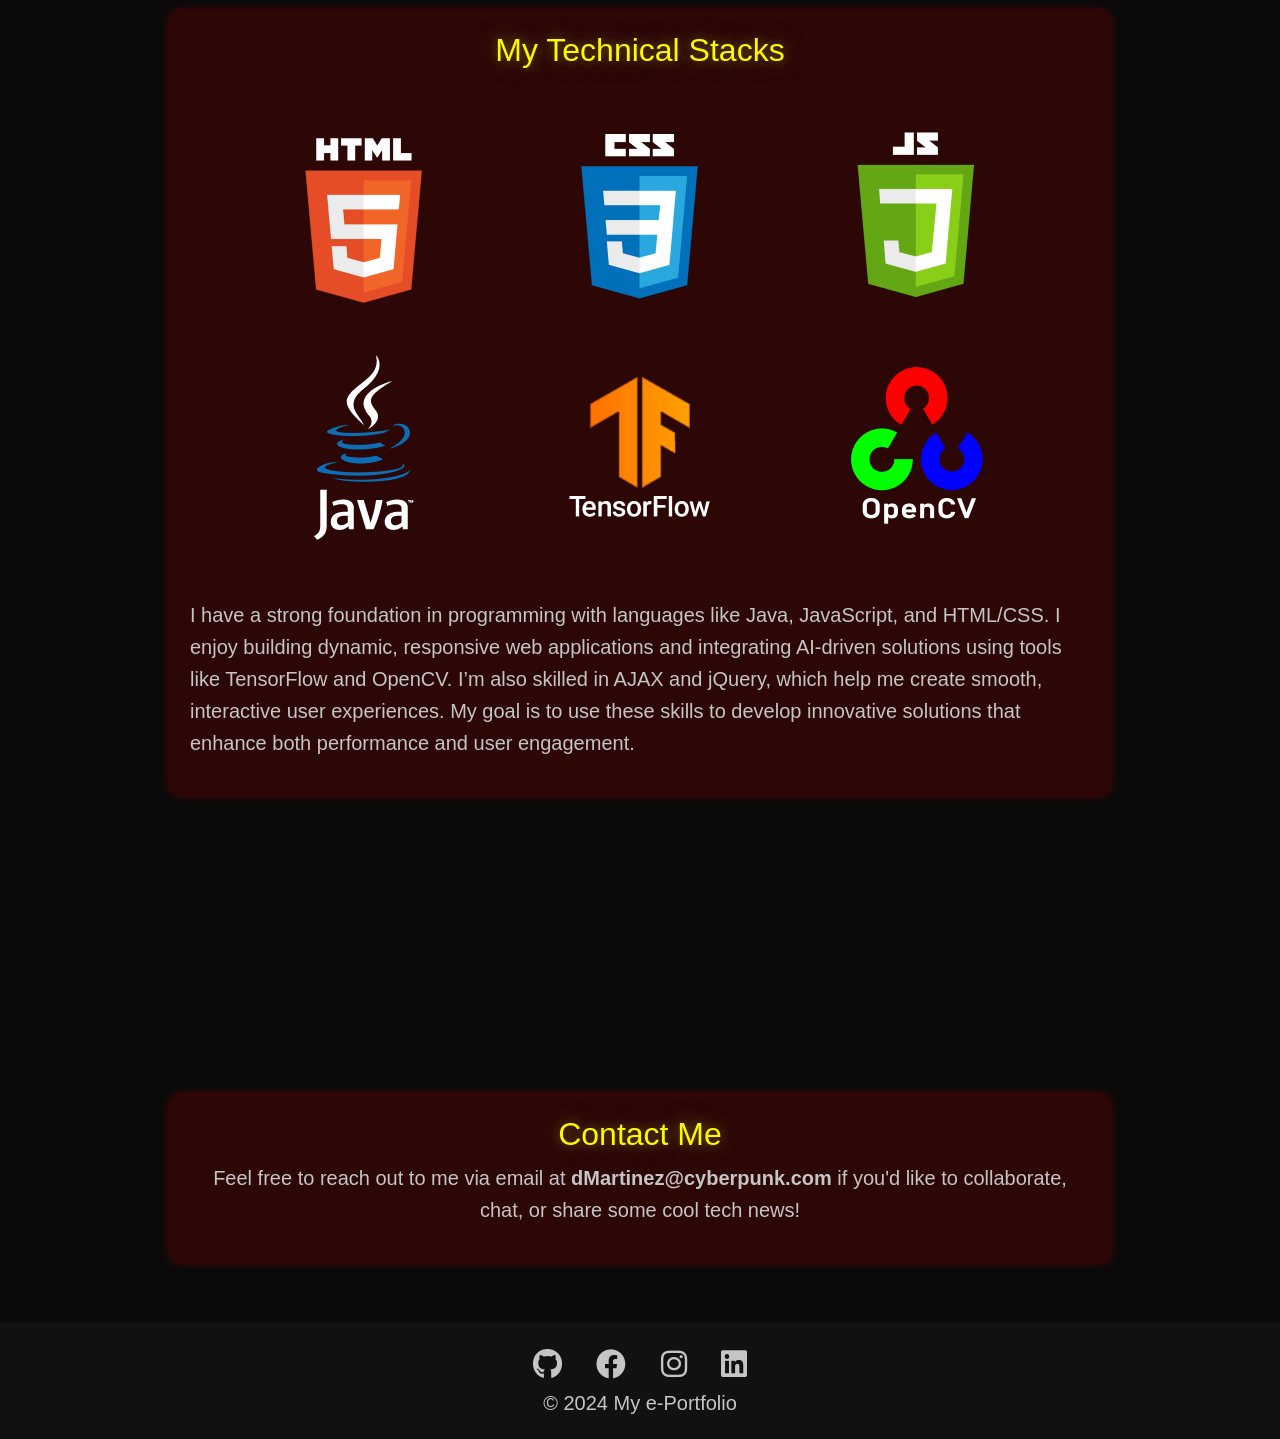
<file: Course Project/aboutMe.html>
<!DOCTYPE html>
<html lang="en">
<head>
    <meta charset="UTF-8">
    <meta name="viewport" content="width=device-width, initial-scale=1.0">
    <title>About Me</title>

    <!-- Bootstrap -->
    <link href="https://cdn.jsdelivr.net/npm/bootstrap@5.3.3/dist/css/bootstrap.min.css" rel="stylesheet"
          integrity="sha384-QWTKZyjpPEjISv5WaRU9OFeRpok6YctnYmDr5pNlyT2bRjXh0JMhjY6hW+ALEwIH" crossorigin="anonymous">

    <!-- External FontAwesome for icons -->
    <link href="https://cdnjs.cloudflare.com/ajax/libs/font-awesome/6.0.0-beta3/css/all.min.css" rel="stylesheet">

    <style>
        /* Global Styles */
        body {
            font-family: 'Bahnschrift', Arial, sans-serif;
            background: #0a0a0a;
            color: #c5c5c5;
            margin: 0;
            padding: 0;
            width: 100%;
        }

        h1, h2 {
            text-align: center;
            color: #fff700;
            text-shadow: 0 0 10px rgba(107, 101, 0, 0.7), 0 0 20px rgba(107, 101, 0, 0.7);
        }

        p {
            font-size: 20px;
            line-height: 1.6;
            color: #c5c5c5;
        }

        /* Background Image Styling */
        .background-image img{
            position: fixed;
            top: 0;
            width: 100%;
            height: 100vh; /* Full viewport height */
            z-index: -1; /* This ensures it's behind all other content */
            opacity: 0.2;
            object-fit: cover;
        }

        /* Navbar styles */
        nav {
            background-color: #000;
            padding: 10px 0;
            position: fixed;
            top: 0;
            z-index: 1000;
            box-shadow: 0 4px 6px rgba(0, 0, 0, 0.5);
        }

        nav ul {
            list-style: none;
            display: flex;
            justify-content: center;
            margin: 0;
            padding: 0;
        }

        nav ul li {
            margin: 0 20px;
        }

        nav ul li a {
            text-decoration: none;
            color: #c5c5c5;
            font-size: 18px;
            text-transform: uppercase;
            letter-spacing: 1px;
            transition: color 0.3s ease;
        }

        nav ul li a:hover {
            color: rgba(128, 0, 0, 0.8);
        }

        /* Container Style */
        .container {
            margin: 0 auto;
            padding: 30px;
        }

        /* Header Section */
        header {
            position: relative;
            height: 150px; /* Match the height of the background image */
            display: flex;
            justify-content: center;
            align-items: center; /* Vertically center the .aboutMe image */
            width: 100%;
            top: 45px;
        }

        .aboutMeBG {
            position: fixed; /* Make the background image stay in place */
            top: 40px;
            left: 0;
            width: 100%;
            height: 160px;
            z-index: 1; /* Background layer */
        }

        .aboutMe {
            position: fixed;
            z-index: 2; /* Image layer above background */
            width: 25%;
            top: 85px;
            width: 300px;
        }

        /* Section Styling */
        .section {
            margin: 50px 70px 300px;
            padding: 20px;
            background: rgba(128, 0, 0, 0.3);
            border-radius: 10px;
            border: 2px rgba(128, 0, 0, 1);
            box-shadow: 0 0 10px rgba(128, 0, 0, 0.8);
        }

        #section-contact {
            margin: 200px 70px 30px;
            text-align: center;
        }

        .section img {
            width: 100%;
            border-radius: 8px;
            opacity: 1;
            transition: opacity 1s ease-in-out;
        }


        /* About Me Section Styling */
        .about-me-container {
            display: flex;
            align-items: center;
            justify-content: space-between;
            gap: 30px;
        }

        .image-container {
            position: relative;
            display: flex;
            width: 300px;
            height: 300px;
            overflow: hidden;
            flex-shrink: 0;
        }

        .image-container img {
            position: absolute;
            width: 100%;
            height: 100%;
            opacity: 0;
            transition: opacity 1s ease-in-out;
        }

        .image-container img.active {
            opacity: 1;
        }

        /* Fade-in Effect */
        .fade-in {
            animation: fadeIn 4s forwards;
        }

        @keyframes fadeIn {
            0% { opacity: 0; }
            100% { opacity: 1; }
        }

        /* Image Zoom Effect */
        .image-zoom {
            display: grid;
            grid-template-columns: repeat(3, minmax(150px, 1fr));
            gap: 30px;
            justify-items: center;
            margin: 50px;
        }

        .image-zoom img {
            width: 100%;
            max-width: 200px;
            height: auto;
            border-radius: 8px;
            transition: transform 1s ease-in-out;
        }

        .image-zoom:hover img {
            transform: scale(1.1);
        }

        /* Scroll Section */
        .scroll-section {
            margin: 200px 0;
        }


        /* Footer Styles */
        footer {
            background-color: #111;
            padding: 20px 0;
            text-align: center;
            color: #c5c5c5;
            position: relative;
            bottom: 0;
            width: 100%;
        }

        footer .social-icons a {
            color: #c5c5c5;
            font-size: 30px;
            margin: 0 15px;
            text-decoration: none;
            transition: color 0.3s ease;
        }

        footer .social-icons a:hover {
            color: rgba(128, 0, 0, 0.8);
        }

        footer p {
            margin: 0;
        }


        @media (max-width: 768px) {
           p {
                font-size: 15px;
                line-height: 1;
                color: #c5c5c5;
            }

            .about-me-container {
                display: block;
            }

            .image-container {
                margin: 0 auto;
                margin-bottom: 30px;
                width: 200px;
                height: 200px;
            }

            .image-zoom {
                grid-template-columns: repeat(1, minmax(150px, 1fr));
            }

            .section {
                margin: 50px 20px 150px;
            }

            #section-contact {
                margin: 150px 20px 30px;
            }
        }

        @media (min-width: 768px) and (max-width: 1200px) {
             p {
                font-size: 18px;
                line-height: 1.2;
                color: #c5c5c5;
            }

            .image-container {
                width: 300px;
                height: 300px;
            }

            .image-zoom {
                grid-template-columns: repeat(2, minmax(150px, 1fr));
            }

            .section {
                margin: 50px 20px 250px;
            }

            #section-contact {
                margin: 150px 20px 30px;
            }
        }
    </style>
</head>

<body>

<!-- Background Image Element -->
<div class="background-image">
    <img src="Assets/BGimage1.jpg" alt="BG" class="BG">
</div>

<!-- Navbar -->
<nav class="navbar navbar-expand-md fixed-top">
    <div class="container-fluid">

        <!-- Collapse Button -->
        <button class="navbar-toggler" type="button" data-bs-toggle="collapse" data-bs-target="#navbarSupportedContent"
                aria-controls="navbarSupportedContent" aria-expanded="false" aria-label="Toggle navigation">
            <span class="navbar-toggler-icon"></span>
        </button>

        <!-- Navbar Items -->
        <div class="collapse navbar-collapse text-end" id="navbarSupportedContent">
            <ul class="navbar-nav mx-auto">

                <li><a href="homepage.html">Homepage</a></li>
                <li><a href="portfolio.html">Portfolio</a></li>
                <li><a href="aboutMe.html">About Me</a></li>
                <li><a href="aboutMe.html#section-contact">Contact Me</a></li>

            </ul>
        </div>
    </div>
</nav>

<!-- Main Content Container -->
<div class="container">

    <!-- Header Section with About Me Title and Images -->
    <header>
        <img src="Assets/About-Me.png" alt="AboutMe Header" class="aboutMe">
        <img src="Assets/aboutMeBG.png" alt="AboutMeBG Header" class="aboutMeBG">
    </header>

    <!-- About Me Section -->
    <section class="section fade-in" id="aboutMe">
        <h2>My name is David Martinez</h2>
        <div class="about-me-container">
            <div class="image-container">
                <img src="Assets/profilePic1.jpeg" alt="Profile Image 1" class="fade-image">
                <img src="Assets/profilePic2.jpg" alt="Profile Image 2" class="fade-image">
            </div>
            <p>
                I am a highly adaptable and driven individual with a strong background in technology and systems integration.
                Trained at Arasaka Academy, I have hands-on experience in optimizing hardware and software,
                particularly in the field of cybernetic enhancements. My expertise includes coding,
                real-time data processing, and integrating cutting-edge technologies to solve complex problems.
                Passionate about innovation, I thrive in dynamic environments and am eager to leverage my skills to drive technological advancement.
            </p>
        </div>
    </section>

    <!-- Journey Through Tech World Section -->
    <section class="section">
        <h2>A Journey Through The Tech World</h2>
        <div>
            <p>
                My journey into the tech world began with a relentless curiosity about the intersection of human biology and cutting-edge technology.
                Growing up in Night City, I was surrounded by advancements that pushed the limits of human potential—cybernetic enhancements,
                AI systems, and real-time data processing. My time at Arasaka Academy solidified my passion for integrating technology into everyday life.
                I quickly became obsessed with the idea of optimizing both human and machine capabilities to solve complex problems.
                From mastering coding languages to designing and fine-tuning cybernetic implants,
                I've learned to think outside the box and constantly push the boundaries of what's possible. Now, I strive to innovate,
                aiming to create systems that not only advance technology but elevate human experience and capability in ways never before imagined.
            </p>
        </div>
    </section>

    <!-- Technical Skills Section with Zooming Effect -->
    <section class="section">
        <h2>My Technical Stacks</h2>
        <div class="image-zoom">
            <img src="Assets/html.png" alt="Skills">
            <img src="Assets/css.png" alt="Skills">
            <img src="Assets/javascript.png" alt="Skills">
            <img src="Assets/java.png" alt="Skills">
            <img src="Assets/tensorflow.png" alt="Skills">
            <img src="Assets/opencv.png" alt="Skills">
        </div>
        <p>
            I have a strong foundation in programming with languages like Java, JavaScript, and HTML/CSS.
            I enjoy building dynamic, responsive web applications and integrating AI-driven solutions using tools like TensorFlow and OpenCV.
            I’m also skilled in AJAX and jQuery, which help me create smooth, interactive user experiences.
            My goal is to use these skills to develop innovative solutions that enhance both performance and user engagement.
        </p>
    </section>

    <!-- Contact Section -->
    <section class="section" id="section-contact">
        <h2>Contact Me</h2>
        <p>
            Feel free to reach out to me via email at <strong>dMartinez@cyberpunk.com</strong> if you'd like to collaborate, chat, or share some cool tech news!
        </p>
    </section>
</div>

<!-- Footer with Social Media Links -->
<footer>
    <div class="social-icons">
        <a href="https://www.github.com/"><i class="fab fa-github"></i></a>
        <a href="https://www.facebook.com/"><i class="fab fa-facebook"></i></a>
        <a href="https://www.instagram.com/"><i class="fab fa-instagram"></i></a>
        <a href="https://www.linkedin.com/"><i class="fab fa-linkedin"></i></a>
    </div>
    <p>&copy; 2024 My e-Portfolio</p>
</footer>

<!-- JavaScript for Image Slideshow and Background Image Change -->
<script>
    // Image fade-in slideshow
    let images = document.querySelectorAll('.image-container img');
    let currentIndex = 0;

    function changeImage() {
        images[currentIndex].classList.remove('active'); // Remove the active class from the current image
        currentIndex = (currentIndex + 1) % images.length; // Move to the next image, or loop back to the first image
        images[currentIndex].classList.add('active'); // Add the active class to the new image
    }

    images[currentIndex].classList.add('active');
    setInterval(changeImage, 5000);


    // Background image change based on scroll position
    function handleScroll() {
        const scrollPosition = window.scrollY;  // Current scroll position
        const pageHeight = document.documentElement.scrollHeight;  // Total height of the document
        const windowHeight = window.innerHeight;  // Height of the viewport

        // Define scroll thresholds (percentages of total page height)
        const firstThreshold = pageHeight * 0.25;  // 30% of the page height
        const secondThreshold = pageHeight * 0.6;  // 70% of the page height
        const endPage = pageHeight * 0.7;  // End of the page (last scrollable position)

        const bgImage = document.querySelector('.background-image img');

        // Change background image based on scroll position
        if (scrollPosition >= firstThreshold && scrollPosition < secondThreshold) {
            bgImage.src = 'Assets/BGimage2.jpg';  // Change to a different background image when scrolled past 30% but less than 70%
        } else if (scrollPosition >= secondThreshold) {
            bgImage.src = 'Assets/BGimage3.jpg';  // Change to another image when scrolled past 70%
        } else {
            bgImage.src = 'Assets/BGimage1.jpg';  // Keep the original background image when scrolled less than 30%
        }
    }

    // Add scroll event listener to handle background image change
    window.addEventListener('scroll', handleScroll);
</script>

<script src="https://cdn.jsdelivr.net/npm/bootstrap@5.3.3/dist/js/bootstrap.bundle.min.js"
        integrity="sha384-YvpcrYf0tY3lHB60NNkmXc5s9fDVZLESaAA55NDzOxhy9GkcIdslK1eN7N6jIeHz"
        crossorigin="anonymous"></script>

</body>
</html>
</file>
